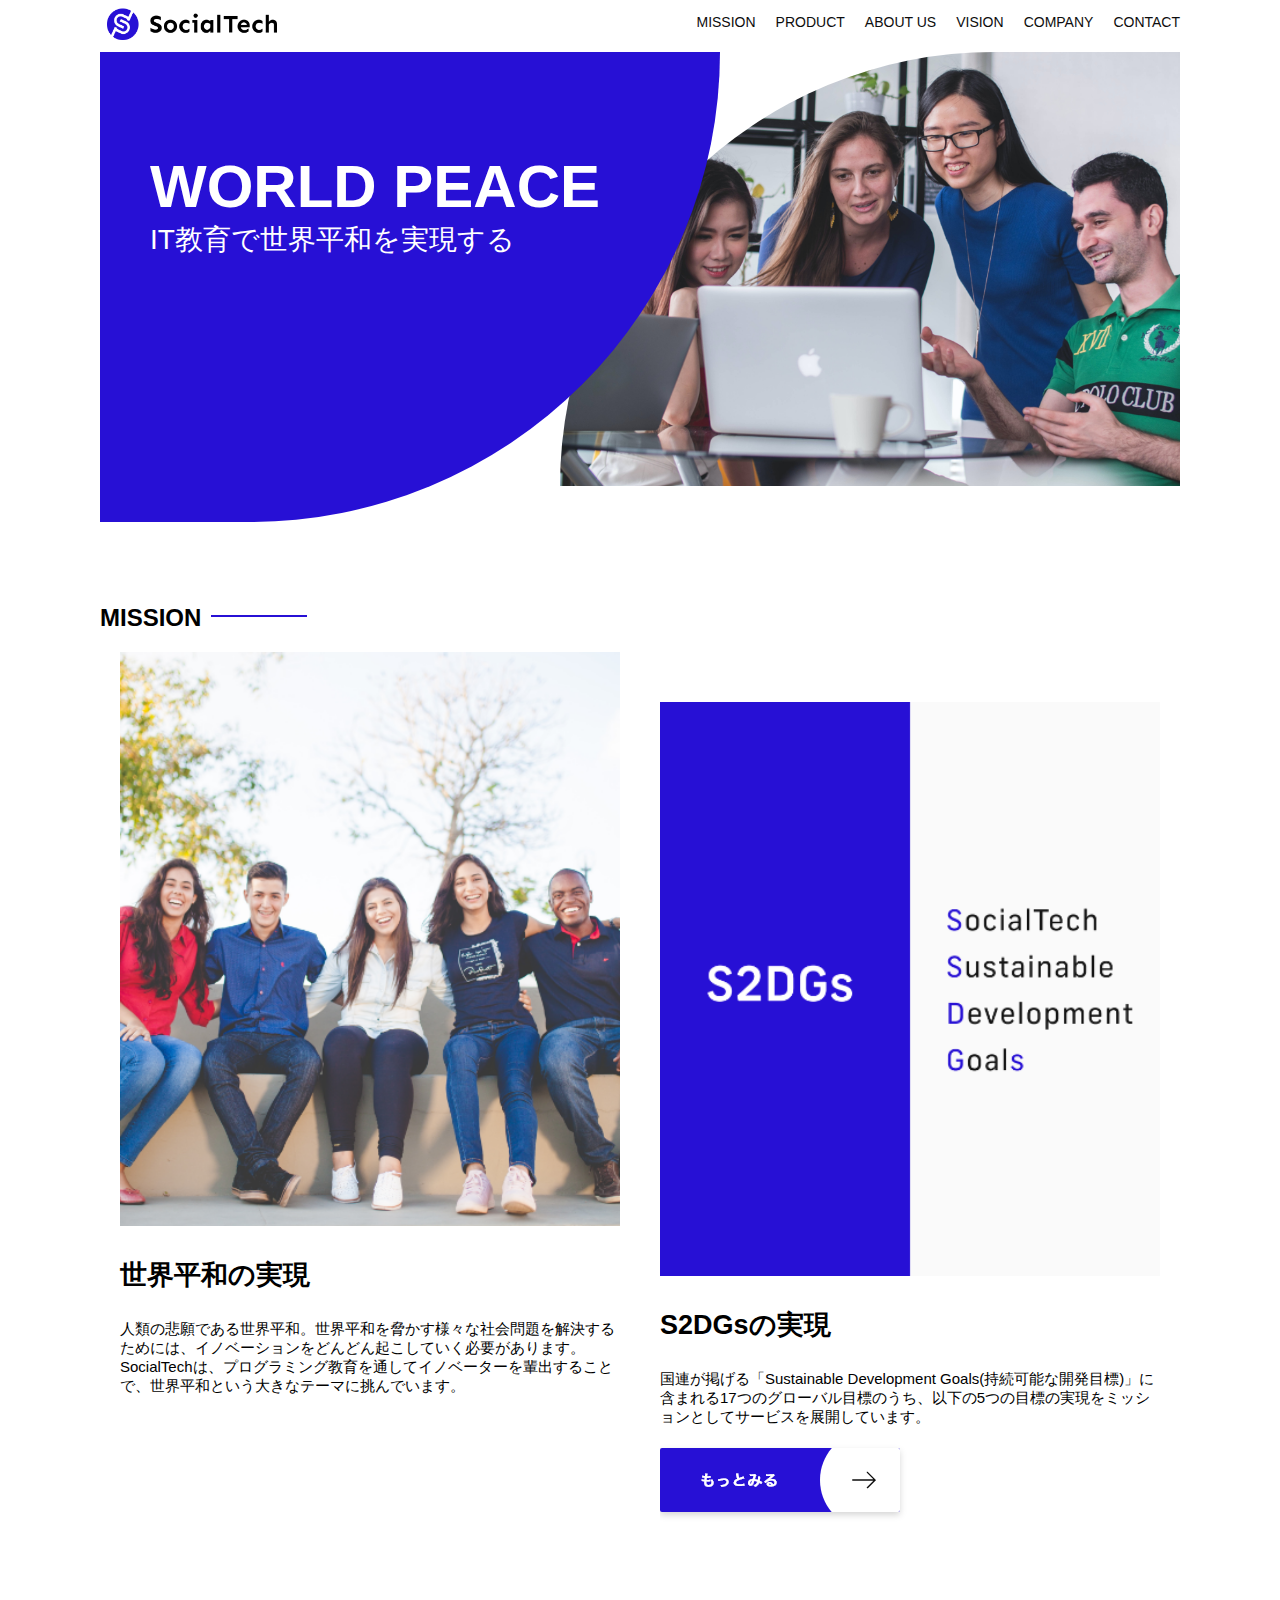
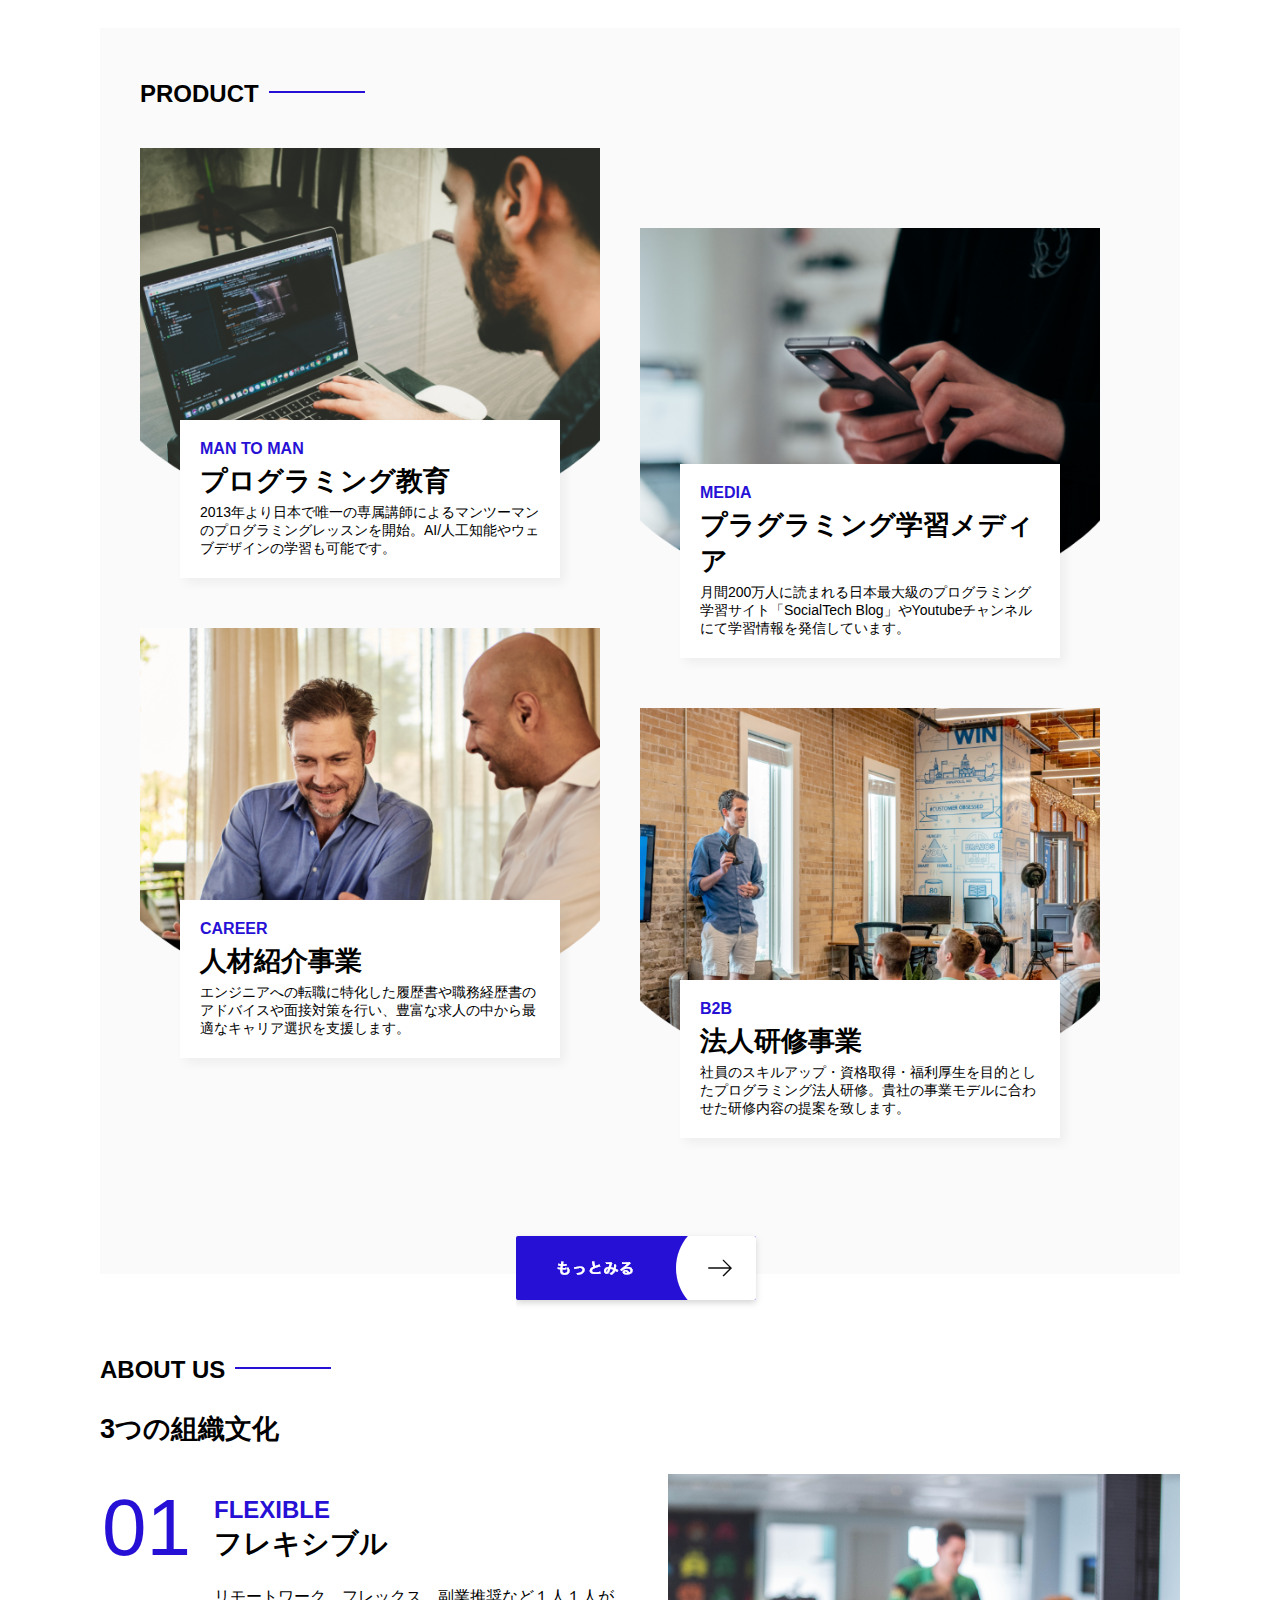
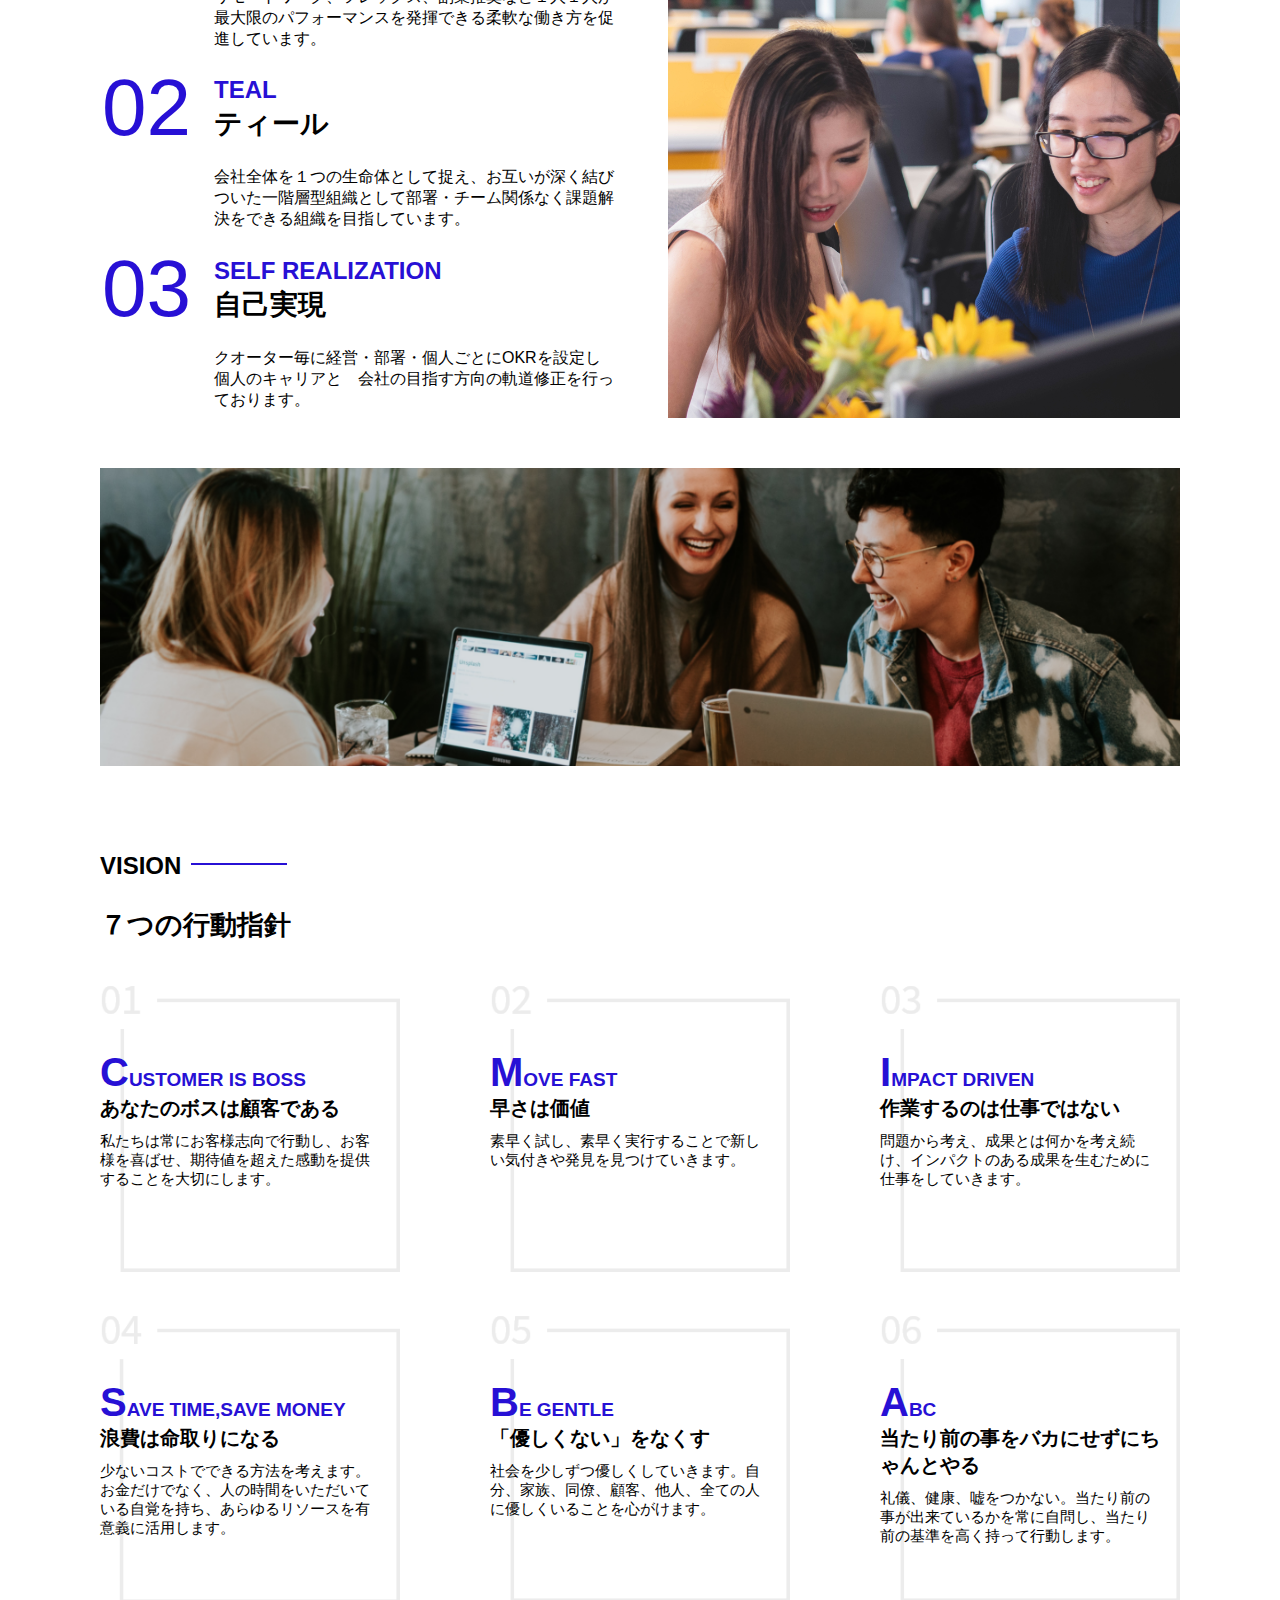
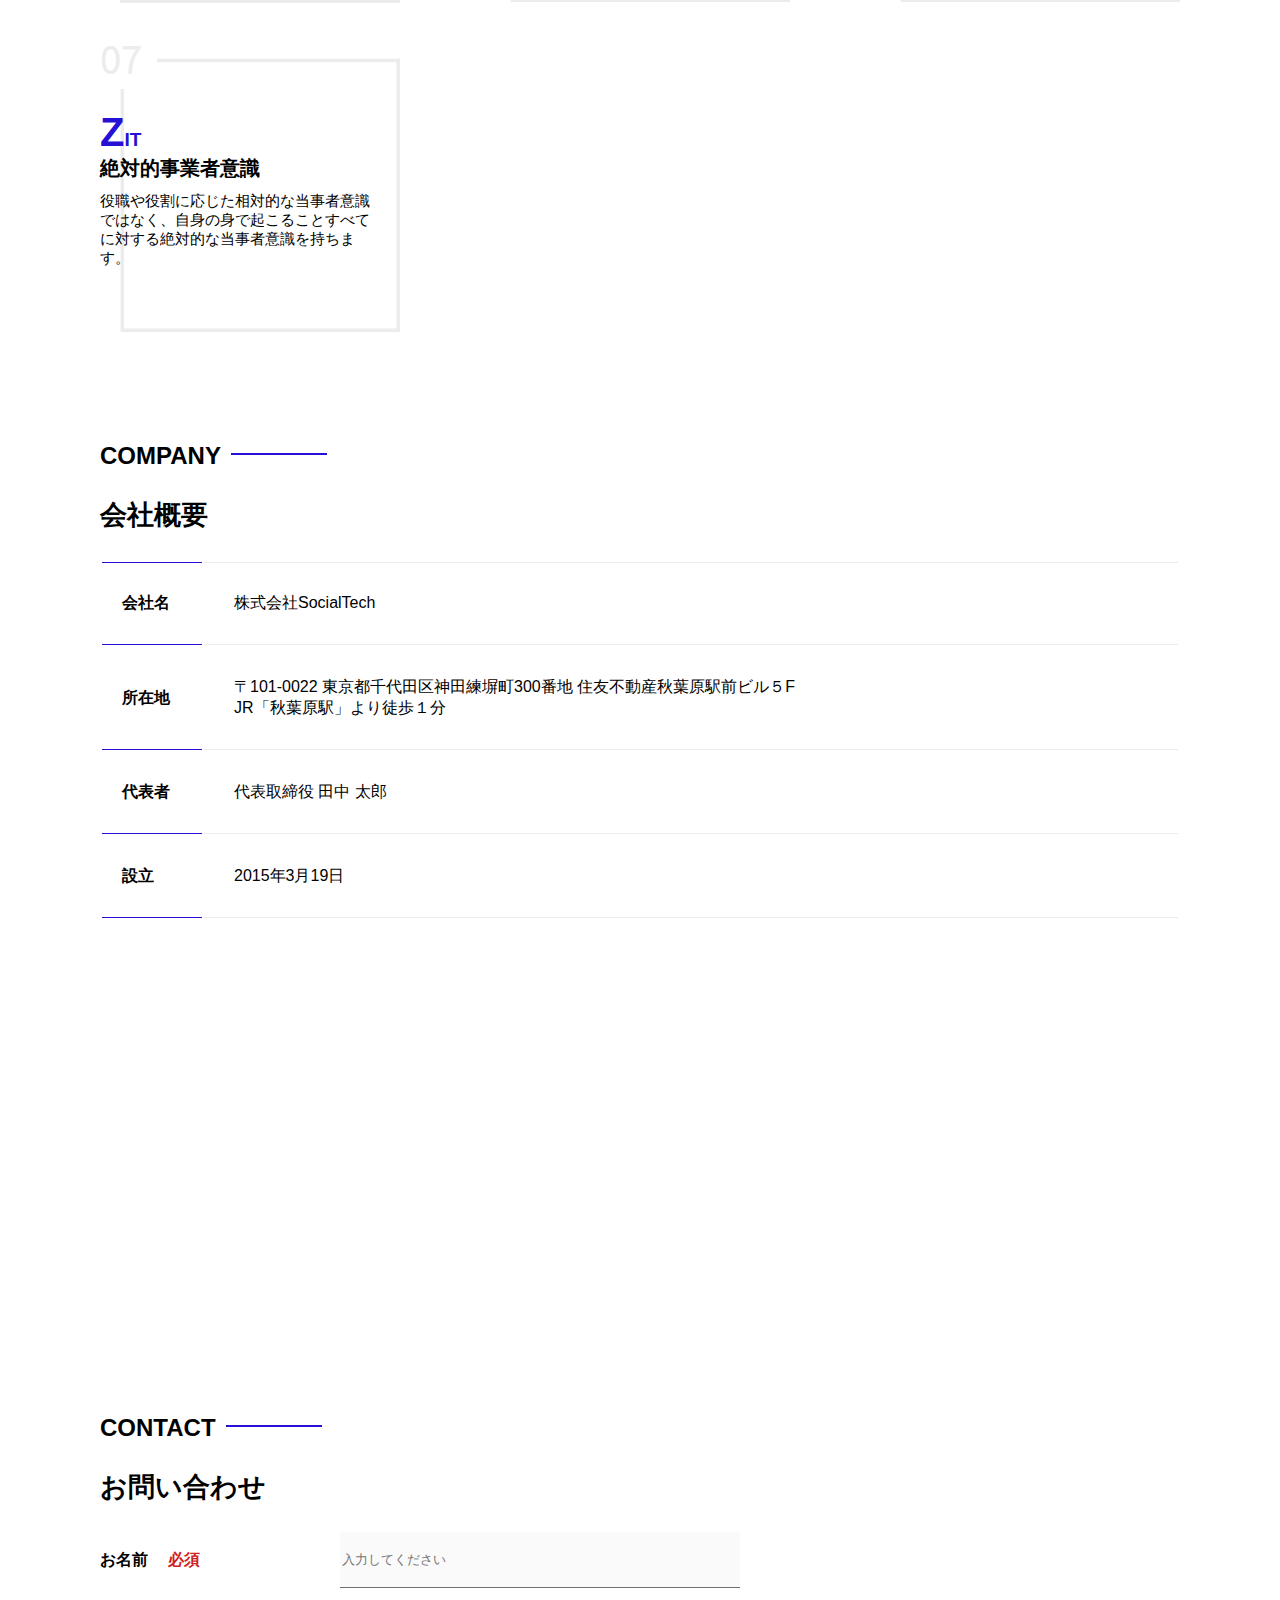
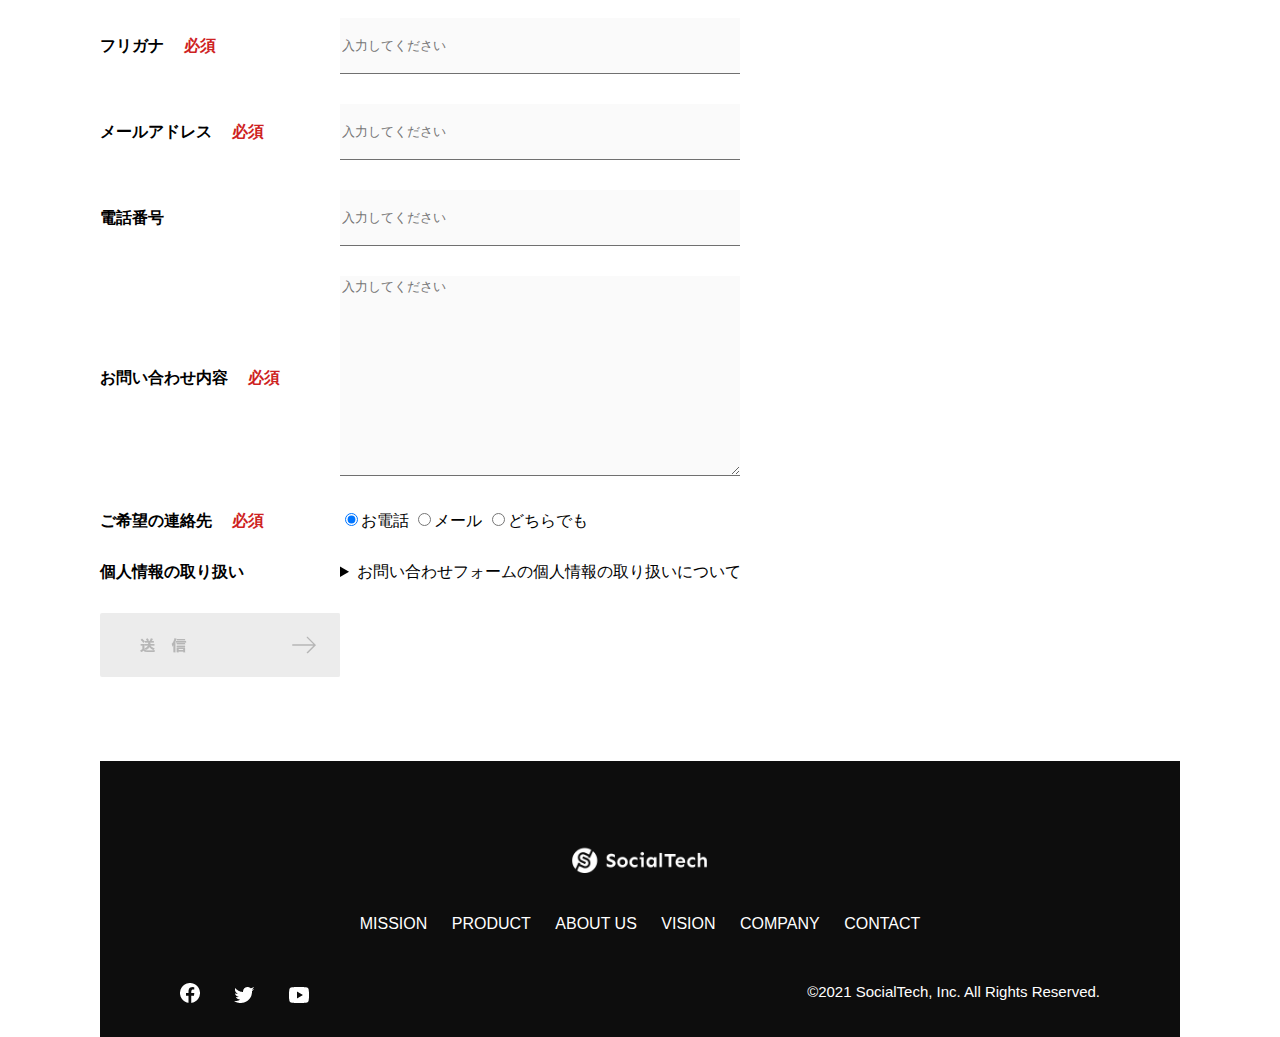
<file: index.html>
<!DOCTYPE html>
<html>
    <head>
        <title>SocialTech</title>
        <meta charset="utf-8">
        <meta name="description" content="SocialTechはEdTech業界のリーディングカンパニーを目指します。">
        <meta name="viewport" content="width=device-width,initial-scale=1.0">
        <meta name="twitter:card" content="Twitterカードの種類">
        <meta name="twitter:site" content="Twitterのユーザー名">
        <meta property="og:url" content="ページのURL">
        <meta property="og:title" content="ページのタイトル">
        <meta property="og:description" content="ページの説明文">
        <meta property="og:image" content="画像のURL">
        <link rel="stylesheet" href="style.css">
    </head>

    <body>
        <!--ヘッダー-->
        <header>
            <!--ロゴ-->
            <a href="index.html" id="logo">
                <img src="images/logo.png" alt="トップページに戻る">
            </a>

            <!--PC用ナビゲーション-->
            <nav id="nav-pc">
                <ul>
                    <li><a href="mission.html">MISSION</a></li>
                    <li><a href="product.html">PRODUCT</a></li>
                    <li><a href="index.html#aboutus">ABOUT US</a></li>
                    <li><a href="index.html#vision">VISION</a></li>
                    <li><a href="index.html#company">COMPANY</a></li>
                    <li><a href="index.html#contact">CONTACT</a></li>
                </ul>
            </nav>

            <!--スマホ用メニューボタン-->
            <button id="menu-sp" onclick="document.getElementById('nav-sp').style.display = 'block'">
                <img src="images/button-menu.png" alt="ナビゲーションを開く">
            </button>
            <!--スマホ用ナビゲーション-->
            <div id="nav-sp">
                <button id="close" onclick="document.getElementById('nav-sp').style.display = 'none'">
                    <img src="images/button-close.png" alt="ナビゲーションを閉じる">
                </button>
                <nav>
                    <ul>
                        <li>
                            <a id="logo-sp" href="index.html" onclick="document.getElementById('nav-sp').style.display = 'none'"><img src="images/logo-sp.png" alt="トップページに戻る"></a>
                        </li>
                        <li><a class="menu" href="mission.html" onclick="document.getElementById('nav-sp').style.display = 'none'">MISSION</a></li>
                        <li><a class="menu" href="product.html" onclick="document.getElementById('nav-sp').style.display = 'none'">PRODUCT</a></li>
                        <li><a class="menu" href="index.html#aboutus" onclick="document.getElementById('nav-sp').style.display = 'none'">ABOUT US</a></li>
                        <li><a class="menu" href="index.html#vision" onclick="document.getElementById('nav-sp').style.display = 'none'">VISION</a></li>
                        <li><a class="menu" href="index.html#company" onclick="document.getElementById('nav-sp').style.display = 'none'">COMPANY</a></li>
                        <li><a class="menu" href="index.html#contact" onclick="document.getElementById('nav-sp').style.display = 'none'">CONTACT</a></li>
                    </ul>
                </nav>
                <div id="sns">
                    <a href="https://www.facebook.com/sejuku2013">
                        <img src="images/button-facebook.png" alt="Facebookのリンク">
                    </a>
                    <a href="https://twitter.com/samuraijuku">
                        <img src="images/button-twitter.png" alt="Twitterのリンク">
                    </a>
                    <a href="https://www.youtube.com/channel/UCCFOQO5aDK0xXam4cUQXT8g">
                        <img src="images/button-youtube.png" alt="YouTubeのリンク">
                    </a>

                </div>

            </div>

        </header>
                    
            <main>
                <article>
                    <!--メインビジュアル-->
                    <section id="main-visual">
                        <div id="main-message">
                            <h1>WORLD PEACE</h1>
                            <p>IT教育で世界平和を実現する</p>
                        </div>
                        <img src="images/index/index-main.png" alt="pcの周りに集まる多国籍の仲間たち">
                    </section>

                    <!--ミッション-->
                    <section id="mission">
                        <h2 class="index-h2">MISSION</h2>
                        <div id="mission-flex">
                            <div>
                                <img id="mission-photo" src="images/index/index-mission.png" alt="屋外のベンチで写真を撮影する多国籍の仲間たち">
                                <h3>世界平和の実現</h3>
                                <p>
                                    人類の悲願である世界平和。世界平和を脅かす様々な社会問題を解決するためには、イノベーションをどんどん起こしていく必要があります。SocialTechは、プログラミング教育を通してイノベーターを輩出することで、世界平和という大きなテーマに挑んでいます。
                                </p>
                            </div>

                            <div>
                                <img id="s2dgs" src="images/index/s2dgs.png" alt="S2DGs">
                                <h3>S2DGsの実現</h3>
                                <p>国連が掲げる「Sustainable Development Goals(持続可能な開発目標)」に含まれる17つのグローバル目標のうち、以下の5つの目標の実現をミッションとしてサービスを展開しています。</p>
                                <a href="mission.html">
                                    <img src="images/button-more.png" alt="もっとみる">
                                </a>
                            </div>
                        </div>
                    </section>
                    <!--プロダクト-->
                    <section id="product">
                        <h2 class="index-h2">PRODUCT</h2>
                        <div class="product-flex">
                            <div id="product-left">
                                <div>
                                    <img class="product-photo" src="images/index/index-mantoman.png" alt="PCでコードを書く男性">
                                    <div class="product-explain">
                                        <span>MAN TO MAN</span>
                                        <h3>プログラミング教育</h3>
                                        <p>2013年より日本で唯一の専属講師によるマンツーマンのプログラミングレッスンを開始。AI/人工知能やウェブデザインの学習も可能です。</p>
                                    </div>
                                </div>
                                <div>
                                    <img class="product-photo" src="images/index/index-career.png" alt="笑顔で話し合う2人の男性">
                                    <div class="product-explain">
                                        <span>CAREER</span>
                                        <h3>人材紹介事業</h3>
                                        <p>エンジニアへの転職に特化した履歴書や職務経歴書のアドバイスや面接対策を行い、豊富な求人の中から最適なキャリア選択を支援します。</p>
                                    </div>
                                </div>
                            </div>
                            

                            <div id="product-right">
                                <div>
                                    <img class="product-photo" src="images/index/index-media.png" alt="スマートフォンを操作する人">
                                    <div class="product-explain">
                                        <span>MEDIA</span>
                                        <h3>プラグラミング学習メディア</h3>
                                        <p>月間200万人に読まれる日本最大級のプログラミング学習サイト「SocialTech Blog」やYoutubeチャンネルにて学習情報を発信しています。</p>
                                    </div>
                                </div>
                                <div>
                                    <img class="product-photo" src="images/index/index-b2b.png" alt="講演中の男性とそれを聴く人々">
                                    <div class="product-explain">
                                        <span>B2B</span>
                                        <h3>法人研修事業</h3>
                                        <p>社員のスキルアップ・資格取得・福利厚生を目的としたプログラミング法人研修。貴社の事業モデルに合わせた研修内容の提案を致します。</p>
                                    </div>
                                </div>
                            </div>
                        </div>
                        <div id="product-more">
                            <a href="product.html">
                                <img src="images/button-more.png" alt="もっとみる">
                            </a>
                        </div>
                    </section>
                    
                    <!--about us-->
                    <section id="aboutus">
                        <h2 class="index-h2">ABOUT US</h2>
                        <h3>3つの組織文化</h3>
                        <div>
                            <table class="culture-table">
                                <tr>
                                    <td class="culture-num">01</td>
                                    <th><span class="culture-en">FLEXIBLE</span>
                                    <br>フレキシブル
                                    </th>
                                </tr>
                                <tr>
                                    <td><!--からのセル--></td>
                                    <td class="culture-description">リモートワーク、フレックス、副業推奨など１人１人が最大限のパフォーマンスを発揮できる柔軟な働き方を促進しています。</td>
                                </tr>
                                <tr>
                                    <td class="culture-num">02</td>
                                    <th><span class="culture-en">TEAL</span>
                                    <br>ティール</th>
                                </tr>
                                <tr>
                                    <td><!--からのセル--></td>
                                    <td class="culture-description">会社全体を１つの生命体として捉え、お互いが深く結びついた一階層型組織として部署・チーム関係なく課題解決をできる組織を目指しています。</td>
                                </tr>
                                <tr>
                                    <td class="culture-num">03</td>
                                    <th><span class="culture-en">SELF REALIZATION</span>
                                    <br>自己実現</th>
                                </tr>
                                <tr>
                                    <td><!--からのセル--></td>
                                    <td class="culture-description">クオーター毎に経営・部署・個人ごとにOKRを設定し個人のキャリアと　会社の目指す方向の軌道修正を行っております。</td>
                                </tr>
                            </table>
                            <img class="culture-img" src="images/index/index-aboutus1.png" alt="笑顔で話し合う２人の女性">
                        </div>
                        <img class="culture-img2" src="images/index/index-aboutus2.png" alt="笑顔で話し合う３人の男女">
                    </section>

                    <!--VISION-->
                    <section id="vision">
                        <h2 class="index-h2">VISION</h2>
                        <h3>７つの行動指針</h3>
                        <div>
                            <div class="vision-box">
                                <img src="images/index/vision-01.png" alt="01">
                                <div>
                                    <h4>CUSTOMER IS BOSS</h4>
                                    <h5>あなたのボスは顧客である</h5>
                                    <p>私たちは常にお客様志向で行動し、お客様を喜ばせ、期待値を超えた感動を提供することを大切にします。</p>
                                </div>
                            </div>

                            
                            <div class="vision-box">
                                <img src="images/index/vision-02.png" alt="02">
                                <div>
                                    <h4>MOVE FAST</h4>
                                    <h5>早さは価値</h5>
                                    <p>素早く試し、素早く実行することで新しい気付きや発見を見つけていきます。</p>
                                </div>
                            </div>
                            
                            <div class="vision-box">
                                <img src="images/index/vision-03.png" alt="03">
                                <div>
                                    <h4>IMPACT DRIVEN</h4>
                                    <h5>作業するのは仕事ではない</h5>
                                    <p>問題から考え、成果とは何かを考え続け、インパクトのある成果を生むために仕事をしていきます。</p>
                                </div>
                            </div>

                            <div class="vision-box">
                                <img src="images/index/vision-04.png" alt="04">
                                <div>
                                    <h4>SAVE TIME,SAVE MONEY</h4>
                                    <h5>浪費は命取りになる</h5>
                                    <p>少ないコストでできる方法を考えます。お金だけでなく、人の時間をいただいている自覚を持ち、あらゆるリソースを有意義に活用します。</p>
                                </div>
                            </div>

                            <div class="vision-box">
                                <img src="images/index/vision-05.png" alt="05">
                                <div>
                                    <h4>BE GENTLE</h4>
                                    <h5>「優しくない」をなくす</h5>
                                    <p>社会を少しずつ優しくしていきます。自分、家族、同僚、顧客、他人、全ての人に優しくいることを心がけます。</p>
                                </div>
                            </div>

                            <div class="vision-box">
                                <img src="images/index/vision-06.png" alt="06">
                                <div>
                                    <h4>ABC</h4>
                                    <h5>当たり前の事をバカにせずにちゃんとやる</h5>
                                    <p>礼儀、健康、嘘をつかない。当たり前の事が出来ているかを常に自問し、当たり前の基準を高く持って行動します。</p>
                                </div>
                            </div>

                            <div class="vision-box">
                                <img src="images/index/vision-07.png" alt="07">
                                <div>
                                    <h4>ZIT</h4>
                                    <h5>絶対的事業者意識</h5>
                                    <p>役職や役割に応じた相対的な当事者意識ではなく、自身の身で起こることすべてに対する絶対的な当事者意識を持ちます。</p>
                                </div>
                            </div>

                        </div>
                    </section>

                    <!--COMPANY-->
                    <section id="company">
                        <h2 class="index-h2">COMPANY</h2>
                        <h3>会社概要</h3>
                        <table id="company-table">
                            <tr>
                                <th class="tableheader tableheader-first">会社名</th>
                                <td class="cell cell-first">株式会社SocialTech</td>
                            </tr>
                            <tr>
                                <th class="tableheader">所在地</th>
                                <td class="cell">〒101-0022 東京都千代田区神田練塀町300番地 住友不動産秋葉原駅前ビル５F<br>JR「秋葉原駅」より徒歩１分</td>
                            </tr>
                            <tr>
                                <th class="tableheader">代表者</th>
                                <td class="cell">代表取締役 田中 太郎</td>
                            </tr>
                            <tr>
                                <th class="tableheader">設立</th>
                                <td class="cell">2015年3月19日</td>
                            </tr>
                        </table>

                        <iframe src="https://www.google.com/maps/embed?pb=!1m18!1m12!1m3!1d12960.272654734492!2d139.7643743133929!3d35.69994018866118!2m3!1f0!2f0!3f0!3m2!1i1024!2i768!4f13.1!3m3!1m2!1s0x60188fee13660e23%3A0x77137876edf742ac!2z5L2P5Y-L5LiN5YuV55Sj56eL6JGJ5Y6f6aeF5YmN44OT44Or!5e0!3m2!1sja!2sjp!4v1724547196141!5m2!1sja!2sjp" 
                        style="border:0;" allowfullscreen="" loading="lazy" ></iframe>
                    </section>

                    <!--CONTACT-->
                    <section id="contact">
                        <h2 class="index-h2">CONTACT</h2>
                        <h3>お問い合わせ</h3>
                        <form>
                            <div>
                                <div class="contact-heading">
                                    <label class="contact-label">お名前<span class="contact-span">必須</span></label>
                                </div>
                                <div>
                                    <input type="text" name="name" placeholder="入力してください" class="contact-textbox">
                                </div>
                            </div>

                            <div>
                                <div class="contact-heading">
                                    <label class="contact-label">フリガナ<span class="contact-span">必須</span></label>
                                </div>
                                <div>
                                    <input type="text" name="hurigana" placeholder="入力してください" class="contact-textbox">
                                </div>
                            </div>

                            <div>
                                <div class="contact-heading">
                                    <label class="contact-label">メールアドレス<span class="contact-span">必須</span></label>
                                </div>
                                <div>
                                    <input type="text" name="email" placeholder="入力してください" class="contact-textbox">
                                </div>
                            </div>

                            <div>
                                <div class="contact-heading">
                                    <label class="contact-label">電話番号</label>
                                </div>
                                <div>
                                    <input type="text" name="tel" placeholder="入力してください" class="contact-textbox">
                                </div>
                            </div>

                            <div>
                                <div class="contact-heading">
                                    <label class="contact-label">お問い合わせ内容<span class="contact-span">必須</span></label>
                                </div>
                                <div>
                                    <textarea class="contact-textarea" placeholder="入力してください" name="message"></textarea>
                                </div>
                            </div>

                            <div>
                                <div class="contact-heading">
                                    <label class="contact-label">ご希望の連絡先<span class="contact-span">必須</span></label>
                                </div>
                                <div>
                                    <input class="radiobutton" type="radio" value="tel" name="contact" checked><label>お電話</label>
                                    <input class="radiobutton" type="radio" value="mail" name="contact"><label>メール</label>
                                    <input class="radiobutton" type="radio" value="both" name="contact"><label>どちらでも</label>
                                </div>
                            </div>

                            <div>
                                <div class="contact-heading">
                                    <label class="contact-label">個人情報の取り扱い</label>
                                </div>
                                <div>
                                    <details>
                                        <summary>お問い合わせフォームの個人情報の取り扱いについて</summary>
                                        <div>
                                            <dl>
                                                <dt>1.組織の名称又は氏名</dt>
                                                <dd>株式会社SocialTech</dd>

                                                <dt>2.個人情報保護管理者（若しくはその代理人）の氏名又は職名、所属及び連絡先</dt>
                                                <dd>
                                                    <p>鈴木 一郎 コーポレート部</p>
                                                    <p>メールアドレス:samurai@example.com</p>
                                                    <p>TEL:03-1234-5678</p>
                                                </dd>

                                                <dt>3.個人情報の利用目的</dt>
                                                <dd>
                                                    <ul>
                                                        <li>本サービス及び本サービスに関連する情報の提供又はそれらに関する連絡のため</li>
                                                        <li>ユーザーの本人確認のため</li>
                                                        <li>当社サービスのご案内のため</li>
                                                        <li>当社の商品等の広告または宣伝（電子メールによるものを含むものとします。）</li>
                                                    </ul>
                                                </dd>

                                                <dt>4.個人情報の取り扱い業務の委託</dt>
                                                <dd>個人情報の取扱業務の全部または一部を外部に業務委託する場合があります。その際、弊社は、個人情報を適切に保護できる管理体制を敷き実行していることを条件として委託先を厳選したうえで、機密保持契約を委託先と締結し、お客様の個人情報を厳密に管理させます。</dd>

                                                <dt>5.個人情報の開示等の請求</dt>
                                                <dd>お客様は、弊社に対してご自身の個人情報の開示等（利用目的の通知、開示、内容の訂正・追加・削除、利用の停止または消去、第三者への提供の停止）に関して、当社問合わせ窓口に申し出ることができます。<br>
                                                    その際、弊社はお客様ご本人を確認させていただいたうえで、合理的な期間内に対応いたします。<br>
                                                    なお、個人情報に関する弊社問合わせ先は、次の通りです。</dd>
                                                <dd>
                                                    <p>株式会社SocialTech　個人情報問合せ窓口</p>
                                                    <p>〒150-0043　東京都千代田区神田練塀町300番地 住友不動産秋葉原駅前ビル5F</p>
                                                    <p>メールアドレス：samurai@example.com　TEL：03-1234-5678</p>
                                                </dd>
                                                <dt>6.個人情報を提供されることの任意性について</dt>
                                                <dd>お客様がご自身の個人情報を弊社に提供されるか否かは、お客様のご判断によりますが、もしご提供されない場合には、適切なサービスが提供できない場合がありますので予めご了承ください。</dd>
                                            </dl>
                                        </div>
                                    </detail>  
                                    <input type="checkbox" name="agree">
                                    <span>個人情報の取り扱いについて同意いただける場合は、チェックをしてください。</span>
                                </div>
                            </div>
                            <input type="image" src="images/button-submit.png" alt="送信する">
                        </form>
                    </section>
                </article>
            </main>

            <!--footer-->
            <footer>
                <div id="footer-logo">
                    <img src="images/logo-sp.png" alt="SocialTech">
                </div>

                <div id="footer-link">
                    <a href="mission.html">MISSION</a>
                    <a href="product.html">PRODUCT</a>
                    <a href="index.html#aboutus">ABOUT US</a>
                    <a href="index.html#vision">VISION</a>
                    <a href="index.html#company">COMPANY</a>
                    <a href="index.html#contact">CONTACT</a>
                </div>

                <div id="sns-footer">
                    <div class="sns-btns">
                        <a href="https://www.facebook.com/sejuku2013"><img src="images/button-facebook.png" alt="Facebookのリンク"></a>
                        <a href="https://twitter.com/samuraijuku"><img src="images/button-twitter.png" alt="Twitterのリンク"></a>
                        <a href="https://www.youtube.com/channel/UCCFOQO5aDK0xXam4cUQXT8g"><img src="images/button-youtube.png" alt="YouTubeのリンク"></a>
                    </div>
                    <p id="copyright">&copy;2021 SocialTech, Inc. All Rights Reserved.</p>
                </div>

            </footer>
    </body>
</html>
</file>
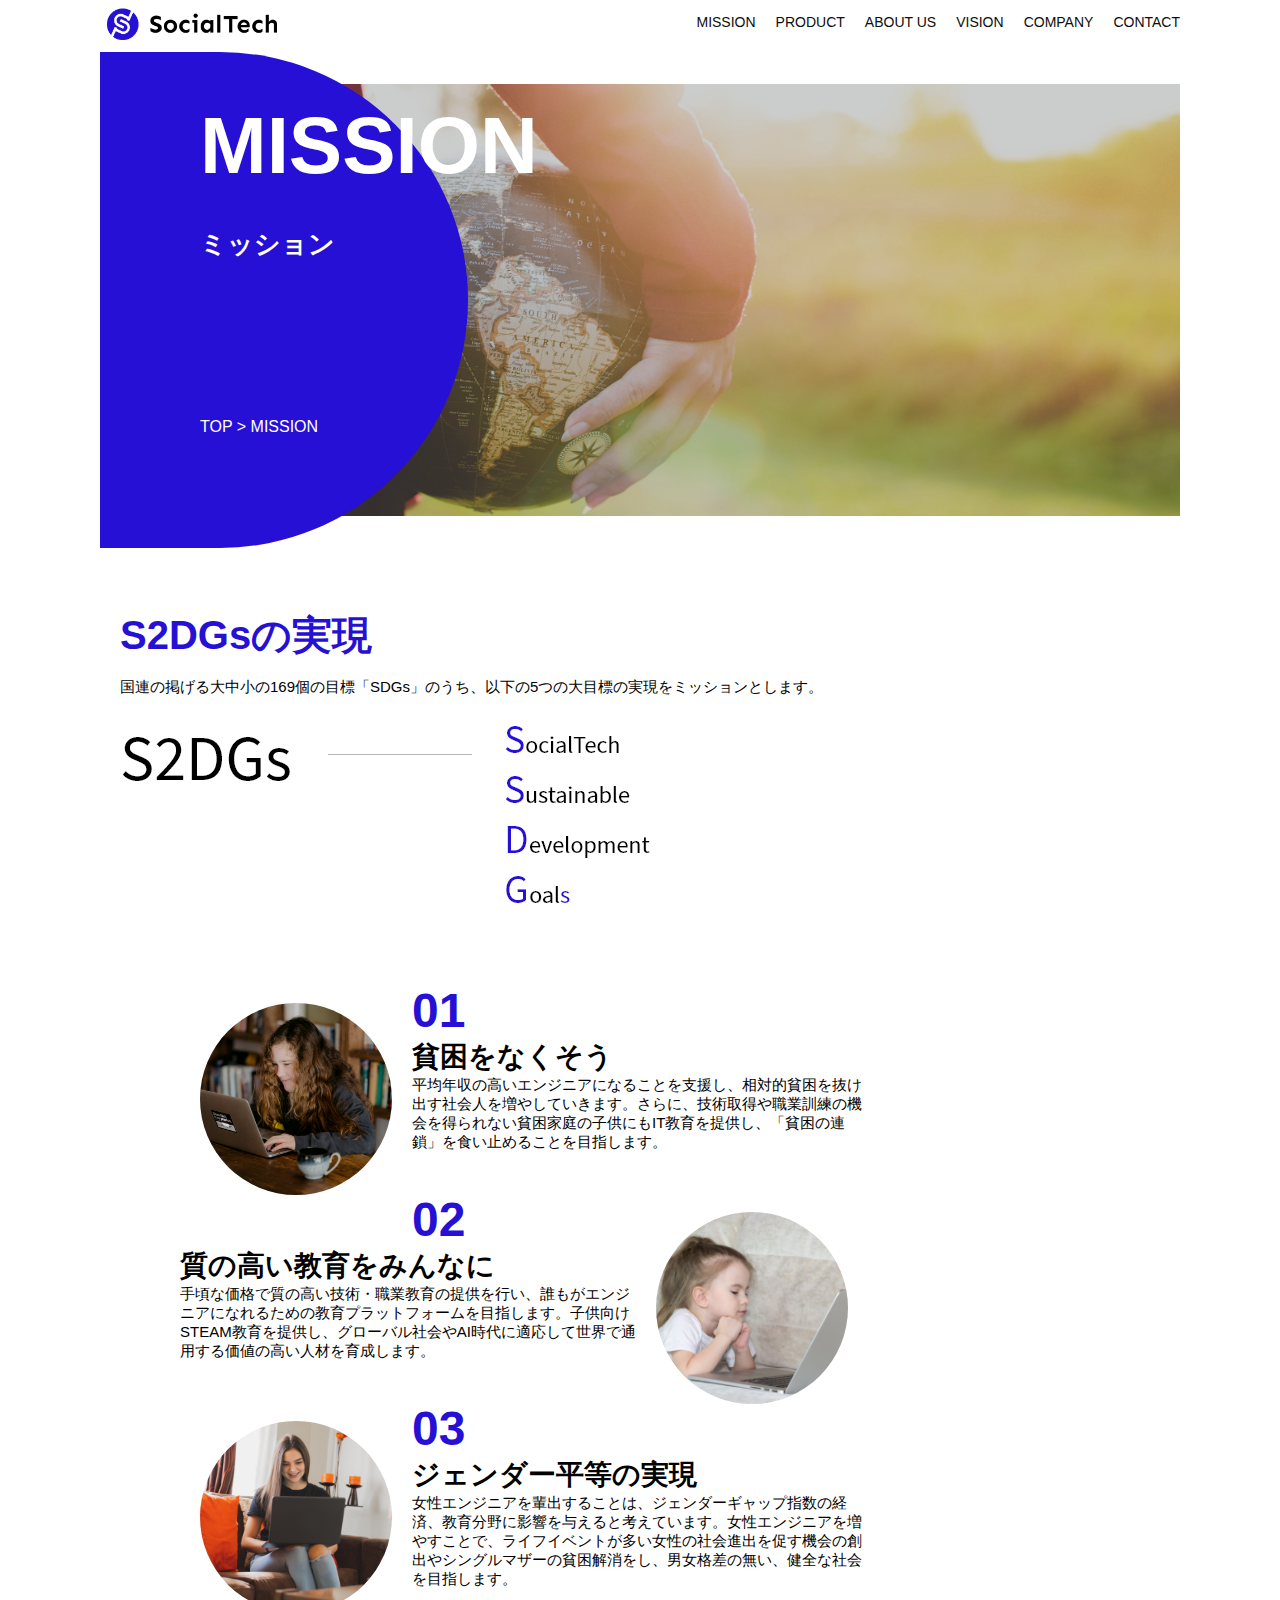
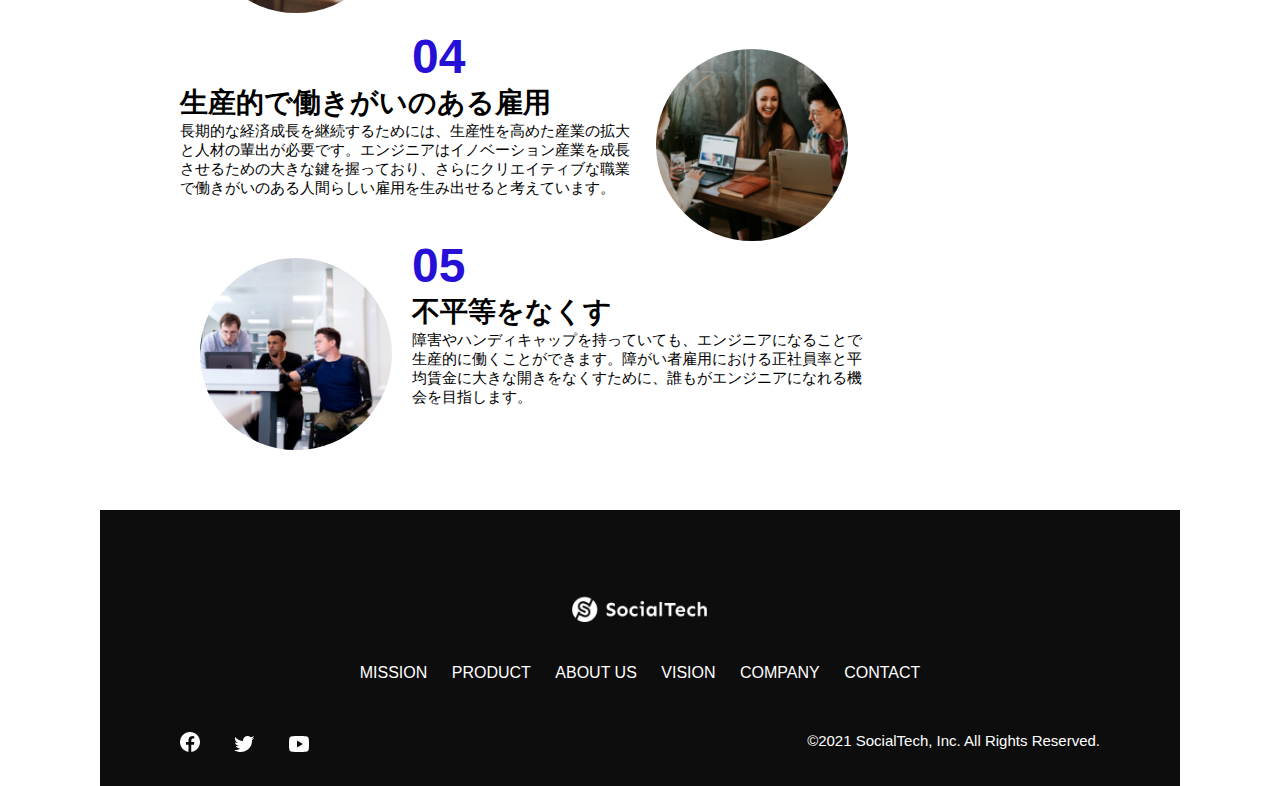
<file: mission.html>
<!DOCTYPE html>
<html>
    <head>
        <title>SocialTech - MISSION ミッション -</title>
        <meta charset="utf-8">
        <meta name="description" content="SocialTechが目指す５つの目標（S2DGs）を紹介します">
        <meta name="viewport" content="width=device-width, initial-scale=1.0">
        <link rel="stylesheet" href="style.css">
    </head>

    <body>
        <!--ヘッダー-->
        <header>
            <!--ロゴ-->
            <a href="index.html" id="logo">
                <img src="images/logo.png" alt="トップページに戻る">
            </a>
            <!--pc用ナビゲーション-->
            <nav id="nav-pc">
                <ul>
                    <li><a href="mission.html">MISSION</a></li>
                    <li><a href="product.html">PRODUCT</a></li>
                    <li><a href="index.html#aboutus">ABOUT US</a></li>
                    <li><a href="index.html#vision">VISION</a></li>
                    <li><a href="index.html#company">COMPANY</a></li>
                    <li><a href="index.html#contact">CONTACT</a></li>
                </ul>
            </nav>
            <!--スマホ用メニューボタン-->
            <button id="menu-sp" onclick="document.getElementById('nav-sp').style.display = 'block'">
                <img src="images/button-menu.png" alt="ナビゲーションを開く">
            </button>
            <!--スマホ用ナビゲーション-->
            <div id="nav-sp">
                <button id="close" onclick="document.getElementById('nav-sp').style.display = 'none'">
                    <img src="images/button-close.png" alt="ナビゲーションを閉じる">
                </button>
                <nav>
                    <ul>
                        <li><a id="logo-sp" href="index.html" onclick="document.getElementById('nav-sp').style.display = 'none'"><img src="images/logo-sp.png" alt="トップページに戻る"></a></li>
                        <li><a class="menu" href="mission.html" onclick="document.getElementById('nav-sp').style.display = 'none'">MISSION</a></li>
                        <li><a class="menu" href="product.html" onclick="document.getElementById('nav-sp').style.display = 'none'">PRODUCT</a></li>
                        <li><a class="menu" href="index.html#aboutus" onclick="document.getElementById('nav-sp').style.display = 'none'">ABOUT US</a></li>
                        <li><a class="menu" href="index.html#vision" onclick="document.getElementById('nav-sp').style.display = 'none'">VISION</a></li>
                        <li><a class="menu" href="index.html#company" onclick="document.getElementById('nav-sp').style.display = 'none'">COMPANY</a></li>
                        <li><a class="menu" href="index.html#contact" onclick="document.getElementById('nav-sp').style.display = 'none'">CONTACT</a></li>
                    </ul>
                </nav>
                <div id="sns">
                    <a href="https://www.facebook.com/sejuku2013">
                        <img src="images/button-facebook.png" alt="Facebookのリンク">
                    </a>
                    <a href="https://twitter.com/samuraijuku">
                        <img src="images/button-twitter.png" alt="Twitterのリンク">
                    </a>
                    <a href="https://www.youtube.com/channel/UCCFOQO5aDK0xXam4cUQXT8g">
                        <img src="images/button-youtube.png" alt="YouTubeのリンク">
                    </a>
                </div>
            </div>
        </header>

        <main>
            <article>
                <section id="mission-main">
                    <div class="mission-main-inner">
                        <div id="mission-title">
                            <h1>MISSION<br><span>ミッション</span></h1>
                            <p>TOP > MISSION</p>
                        </div>
                    </div>
                </section>

                <section id="mission-s2dgs">
                    <h2 class="mission-h2">S2DGsの実現</h2>
                    <p>国連の掲げる大中小の169個の目標「SDGs」のうち、以下の5つの大目標の実現をミッションとします。</p>
                    <img src="images/mission/mission-s2dgs.png" alt="S2DGs">
                </section>

                <section id="mission-five-goals">
                    <div class="five-goals-image">
                        <img src="images/mission/mission-5goals.png" alt="5Goals">
                    </div>

                    <div class="five-goals-read">
                        <div>
                            <img class="fivegoals-image-left" src="images/mission/mission-5goals01.png" alt="pcを操作する女の子">
                            <span class="fivegoals-number">01</span>
                            <h3 class="fivegoals-h3">貧困をなくそう</h3>
                            <P class="fivegoals-p">平均年収の高いエンジニアになることを支援し、相対的貧困を抜け出す社会人を増やしていきます。さらに、技術取得や職業訓練の機会を得られない貧困家庭の子供にもIT教育を提供し、「貧困の連鎖」を食い止めることを目指します。</P>
                        </div>
                        <div>
                            <img class="fivegoals-image-right" src="images/mission/mission-5goals02.png" alt="pcを見つめる小さい女の子">
                            <span class="fivegoals-number">02</span>
                            <h3 class="fivegoals-h3">質の高い教育をみんなに</h3>
                            <P class="fivegoals-p">手頃な価格で質の高い技術・職業教育の提供を行い、誰もがエンジニアになれるための教育プラットフォームを目指します。子供向けSTEAM教育を提供し、グローバル社会やAI時代に適応して世界で通用する価値の高い人材を育成します。</P>
                        </div>
                        <div>
                            <img class="fivegoals-image-left" src="images/mission/mission-5goals03.png" alt="pcを操作する女性">
                            <span class="fivegoals-number">03</span>
                            <h3 class="fivegoals-h3">ジェンダー平等の実現</h3>
                            <P class="fivegoals-p">女性エンジニアを輩出することは、ジェンダーギャップ指数の経済、教育分野に影響を与えると考えています。女性エンジニアを増やすことで、ライフイベントが多い女性の社会進出を促す機会の創出やシングルマザーの貧困解消をし、男女格差の無い、健全な社会を目指します。</P>
                        </div>
                        <div><img class="fivegoals-image-right" src="images/mission/mission-5goals04.png" alt="笑顔で話し合う３人の男女">
                            <span class="fivegoals-number">04</span>
                            <h3 class="fivegoals-h3">生産的で働きがいのある雇用</h3>
                            <P class="fivegoals-p">長期的な経済成長を継続するためには、生産性を高めた産業の拡大と人材の輩出が必要です。エンジニアはイノベーション産業を成長させるための大きな鍵を握っており、さらにクリエイティブな職業で働きがいのある人間らしい雇用を生み出せると考えています。</P>
                        </div>
                        <div>
                            <img class="fivegoals-image-left" src="images/mission/mission-5goals05.png" alt="障害を持つ男性が生き生きと働く様子">
                            <span class="fivegoals-number">05</span>
                            <h3 class="fivegoals-h3">不平等をなくす</h3>
                            <P class="fivegoals-p">障害やハンディキャップを持っていても、エンジニアになることで生産的に働くことができます。障がい者雇用における正社員率と平均賃金に大きな開きをなくすために、誰もがエンジニアになれる機会を目指します。</P>
                        </div>
                    </div>

                </section>

            </article>
        </main>

        <footer>
            <div id="footer-logo">
                <img src="images/logo-sp.png" alt="SocialTech">
            </div>

            <div id="footer-link">
                <a href="mission.html">MISSION</a>
                <a href="product.html">PRODUCT</a>
                <a href="index.html#aboutus">ABOUT US</a>
                <a href="index.html#vision">VISION</a>
                <a href="index.html#company">COMPANY</a>
                <a href="index.html#contact">CONTACT</a>
            </div>

            <div id="sns-footer">
                <div class="sns-btns">
                    <a href="https://www.facebook.com/sejuku2013"><img src="images/button-facebook.png" alt="Facebookのリンク"></a>
                    <a href="https://twitter.com/samuraijuku"><img src="images/button-twitter.png" alt="Twitterのリンク"></a>
                    <a href="https://www.youtube.com/channel/UCCFOQO5aDK0xXam4cUQXT8g"><img src="images/button-youtube.png" alt="YouTubeのリンク"></a>
                </div>
                <p id="copyright">&copy;2021 SocialTech, Inc. All Rights Reserved.</p>
            </div>
        </footer>
    </body>
</html>
</file>
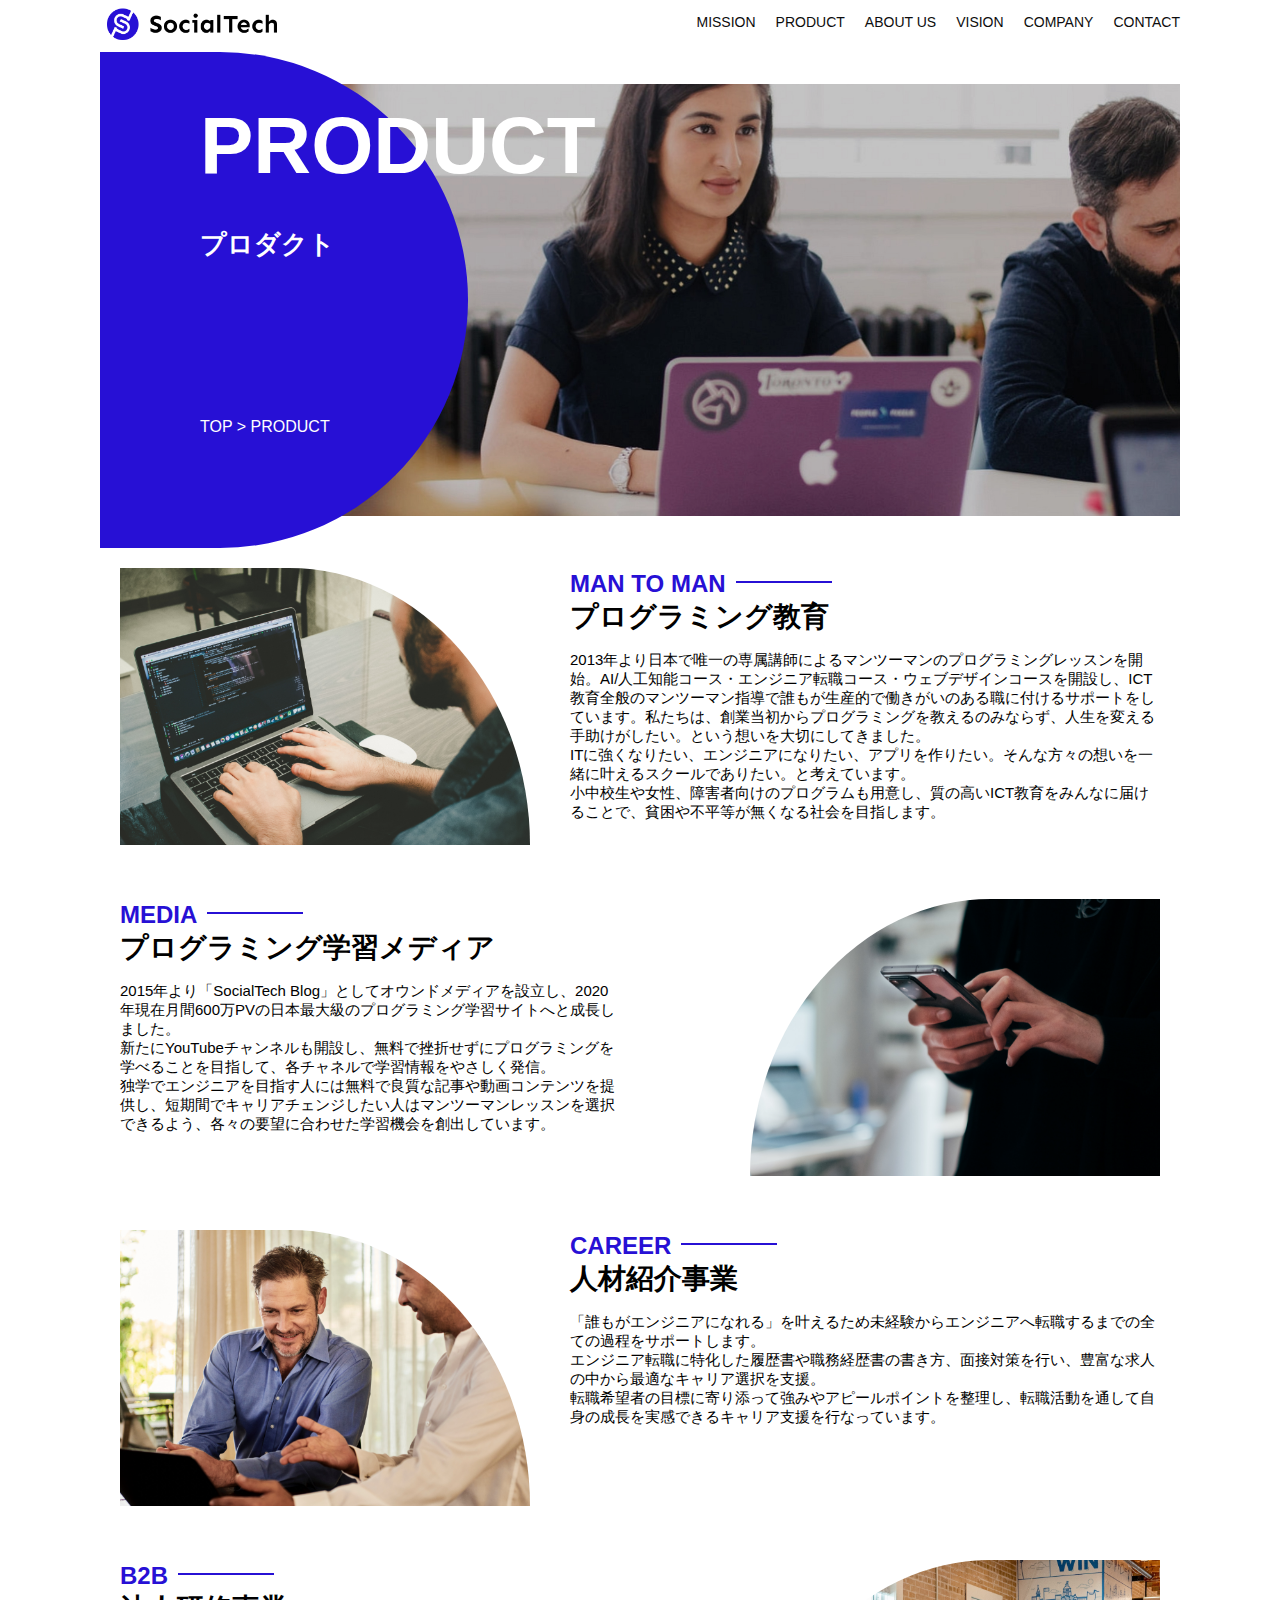
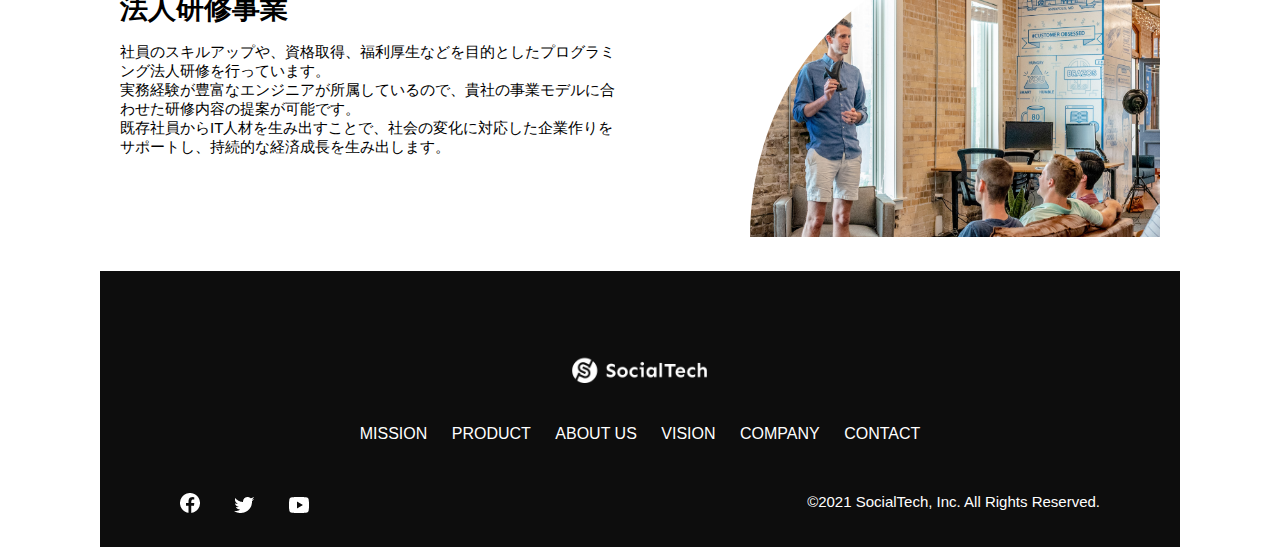
<file: product.html>
<!DOCTYPE html>
<html>
    <head>
        <title>SocialTech -PRODUCT プロダクト -</title>
        <meta charset="utf-8">
        <meta name="description" content="SocialTechの4つのプロダクトを紹介します。">
        <meta name="viewport" content="width=device-width, initial-scale=1.0">
        <link rel="stylesheet" href="style.css">
    </head>

    <body>
        <!--ヘッダー-->
        <header>
            <!--ロゴ-->
            <a href="index.html" id="logo">
                <img src="images/logo.png" alt="トップページに戻る">
            </a>
            <!--pc用ナビゲーション-->
            <nav id="nav-pc">
                <ul>
                    <li><a href="mission.html">MISSION</a></li>
                    <li><a href="product.html">PRODUCT</a></li>
                    <li><a href="index.html#aboutus">ABOUT US</a></li>
                    <li><a href="index.html#vision">VISION</a></li>
                    <li><a href="index.html#company">COMPANY</a></li>
                    <li><a href="index.html#contact">CONTACT</a></li>
                </ul>
            </nav>
            <!--スマホ用メニューボタン-->
            <button id="menu-sp" onclick="document.getElementById('nav-sp').style.display = 'block'">
                <img src="images/button-menu.png" alt="ナビゲーションを開く">
            </button>
            <!--スマホ用ナビゲーション-->
            <div id="nav-sp">
                <button id="close" onclick="document.getElementById('nav-sp').style.display = 'none'">
                    <img src="images/button-close.png" alt="ナビゲーションを閉じる">
                </button>
                <nav>
                    <ul>
                        <li><a id="logo-sp" href="index.html" onclick="document.getElementById('nav-sp').style.display = 'none'"><img src="images/logo-sp.png" alt="トップページに戻る"></a></li>
                        <li><a class="menu" href="mission.html" onclick="document.getElementById('nav-sp').style.display = 'none'">MISSION</a></li>
                        <li><a class="menu" href="product.html" onclick="document.getElementById('nav-sp').style.display = 'none'">PRODUCT</a></li>
                        <li><a class="menu" href="index.html#aboutus" onclick="document.getElementById('nav-sp').style.display = 'none'">ABOUT US</a></li>
                        <li><a class="menu" href="index.html#vision" onclick="document.getElementById('nav-sp').style.display = 'none'">VISION</a></li>
                        <li><a class="menu" href="index.html#company" onclick="document.getElementById('nav-sp').style.display = 'none'">COMPANY</a></li>
                        <li><a class="menu" href="index.html#contact" onclick="document.getElementById('nav-sp').style.display = 'none'">CONTACT</a></li>
                    </ul>
                </nav>
                <div id="sns">
                    <a href="https://www.facebook.com/sejuku2013">
                        <img src="images/button-facebook.png" alt="Facebookのリンク">
                    </a>
                    <a href="https://twitter.com/samuraijuku">
                        <img src="images/button-twitter.png" alt="Twitterのリンク">
                    </a>
                    <a href="https://www.youtube.com/channel/UCCFOQO5aDK0xXam4cUQXT8g">
                        <img src="images/button-youtube.png" alt="YouTubeのリンク">
                    </a>
                </div>
            </div>
        </header>

        <main>
            <article>
                <section id="product-main">
                    <div class="product-main-inner">
                        <div id="product-title">
                            <h1>PRODUCT<br><span>プロダクト</span></h1>
                            <p>TOP > PRODUCT</p>
                        </div>
                    </div>
                </section>

                <section class="product-section product-section-left">
                    <div class="product-section-img">
                        <img src="images/product/product-mantoman.png" alt="PCでコードを書く男性">
                    </div>
                    <div class="product-read">
                        <h2 class="product-h2">MAN TO MAN</h2>
                        <h3 class="product-h3">プログラミング教育</h3>
                        <p>2013年より日本で唯一の専属講師によるマンツーマンのプログラミングレッスンを開始。AI/人工知能コース・エンジニア転職コース・ウェブデザインコースを開設し、ICT教育全般のマンツーマン指導で誰もが生産的で働きがいのある職に付けるサポートをしています。私たちは、創業当初からプログラミングを教えるのみならず、人生を変える手助けがしたい。という想いを大切にしてきました。<br>ITに強くなりたい、エンジニアになりたい、アプリを作りたい。そんな方々の想いを一緒に叶えるスクールでありたい。と考えています。<br>小中校生や女性、障害者向けのプログラムも用意し、質の高いICT教育をみんなに届けることで、貧困や不平等が無くなる社会を目指します。</p>
                    </div>
                </section>

                <section class="product-section product-section-right">
                    <div class="product-read">
                        <h2 class="product-h2">MEDIA</h2>
                        <h3 class="product-h3">プログラミング学習メディア</h3>
                        <p>2015年より「SocialTech Blog」としてオウンドメディアを設立し、2020年現在月間600万PVの日本最大級のプログラミング学習サイトへと成長しました。<br>新たにYouTubeチャンネルも開設し、無料で挫折せずにプログラミングを学べることを目指して、各チャネルで学習情報をやさしく発信。<br>独学でエンジニアを目指す人には無料で良質な記事や動画コンテンツを提供し、短期間でキャリアチェンジしたい人はマンツーマンレッスンを選択できるよう、各々の要望に合わせた学習機会を創出しています。</p>
                    </div>
                    <div class="product-section-img">
                        <img src="images/product/product-media.png" alt="スマートフォンを操作する人">
                    </div>
                </section>

                <section class="product-section product-section-left">
                    <div class="product-section-img">
                        <img src="images/product/product-career.png" alt="笑顔で話し合う2人の男性">
                    </div>
                    <div class="product-read">
                        <h2 class="product-h2">CAREER</h2>
                        <h3 class="product-h3">人材紹介事業</h3>
                        <p>「誰もがエンジニアになれる」を叶えるため未経験からエンジニアへ転職するまでの全ての過程をサポートします。<br>エンジニア転職に特化した履歴書や職務経歴書の書き方、面接対策を行い、豊富な求人の中から最適なキャリア選択を支援。<br>転職希望者の目標に寄り添って強みやアピールポイントを整理し、転職活動を通して自身の成長を実感できるキャリア支援を行なっています。<br></p>
                    </div>
                </section>

                <section class="product-section product-section-right">
                    <div class="product-read">
                        <h2 class="product-h2">B2B</h2>
                        <h3 class="product-h3">法人研修事業</h3>
                        <p>社員のスキルアップや、資格取得、福利厚生などを目的としたプログラミング法人研修を行っています。<br>実務経験が豊富なエンジニアが所属しているので、貴社の事業モデルに合わせた研修内容の提案が可能です。<br>既存社員からIT人材を生み出すことで、社会の変化に対応した企業作りをサポートし、持続的な経済成長を生み出します。</p>
                    </div>
                    <div class="product-section-img">
                        <img src="images/product/product-b2b.png" alt="講演中の男性とそれを聴く人々">
                    </div>
                </section>

            </article>
        </main>

        <footer>
            <div id="footer-logo">
                <img src="images/logo-sp.png" alt="SocialTech">
            </div>

            <div id="footer-link">
                <a href="mission.html">MISSION</a>
                <a href="product.html">PRODUCT</a>
                <a href="index.html#aboutus">ABOUT US</a>
                <a href="index.html#vision">VISION</a>
                <a href="index.html#company">COMPANY</a>
                <a href="index.html#contact">CONTACT</a>
            </div>

            <div id="sns-footer">
                <div class="sns-btns">
                    <a href="https://www.facebook.com/sejuku2013"><img src="images/button-facebook.png" alt="Facebookのリンク"></a>
                    <a href="https://twitter.com/samuraijuku"><img src="images/button-twitter.png" alt="Twitterのリンク"></a>
                    <a href="https://www.youtube.com/channel/UCCFOQO5aDK0xXam4cUQXT8g"><img src="images/button-youtube.png" alt="YouTubeのリンク"></a>
                </div>
                <p id="copyright">&copy;2021 SocialTech, Inc. All Rights Reserved.</p>
            </div>
        </footer>
    </body>
</html>
</file>
<file: style.css>
/*PC、スマホ共通スタイル*/
* {
    box-sizing: border-box;
}
p {
    font-size: 15px;
}
body {
    font-family: "Source Sans Pro","Hiragino Kaku Gothic ProN", Meiryo,Arial,sana-serif;
}

body {
    max-width: 1080px;
    margin: 0 auto 0 auto;
}
header {
    display: flex;
    justify-content: space-between;
}
#nav-pc {
    font-size: 14px;
}
#nav-pc ul {
    padding-left: 0;
    display: flex;
}
#nav-pc li {
    list-style: none;
}

#nav-pc a {
    text-decoration: none;
    margin-left: 20px;
    color: #0d0d0d;
}
#nav-pc a:hover {
    text-decoration: underline;
}
/*スマホナビを非表示*/
#nav-sp,
#menu-sp {
    display: none;
}

/*メインビジュアル*/
#main-visual {
    position: relative;
    height: 470px;
}
#main-message {
    position: absolute;
    top: 0;
    left: 0;
    background-color: #2710d5;
    color: #ffffff;
    border-radius: 0 0 476px 0;
    max-width: 620px;
    height: 100%;
    width: 100%;
    z-index: 11;
}
#main-message > h1 {
    font-size: 60px;
    margin: 100px 0 0 50px;
}
#main-message > p {
    font-size: 28px;
    margin: 0 0 0 50px;
}
#main-visual > img {
    max-width: 620px;
    border-radius: 476px 0 0 0;
    position: absolute;
    top: 0;
    right: 0;
    z-index: 10;
}

/*見出し*/
h2 {
    margin: 40px 0 0 0;
}
h2::after{
    content: url("images/line.png");
    margin-left: 10px;
}
h3 {
    font-size: 27px;
}

/*ミッション*/
#mission {
    margin: 80px auto 80px auto;
}
#mission-flex {
    display: flex;
}
#mission-flex > div {
    width: 50%;
    margin: 20px;
}
#mission-photo {
    width: 100%;
}
#s2dgs {
    margin-top: 50px;
    width: 100%;
}
/*PRODUCT*/
#product {
    background-color: #fafafa;
    margin: 80px 0 80px 0;
    padding: 10px 40px 0px 40px;
}
#product .product-flex {
    margin-top: 40px;
    display: flex;
}
#product-left {
    width: 50%;
    margin-right: 20px;
}
#product-right {
    width: 50%;
    margin-right: 20px;
    margin-top: 80px;
}
#product-left > div {
    position: relative;
    height: 480px;
    margin-right: 20px;
}
#product-right > div {
    position: relative;
    height: 480px;
    margin-right: 20px;
}
.product-photo {
    width: 100%;
}
.product-explain {
    background-color: #ffffff;
    position: absolute;
    left: 0;
    bottom: 50px;
    margin: 0 40px 0 40px;
    padding: 20px;
    box-shadow: 5px 5px 10px rgba(0,0,0,0.05);
}
.product-explain > span {
    color: #2710d5;
    font-weight: bold;
    font-size: 16px;
    margin: 0;
}
.product-explain > h3 {
    margin: 5px 0 5px 0;
}
.product-explain > p {
    font-size: 14px;
    margin: 0;
}
#product-more {
    text-align: center;
}
#product-more {
    position: relative;
    bottom: -42px;
}

/*about us*/
#aboutus {
    margin: 80px auto 80px auto;
}
#aboutus > div {
    display: flex;
}
.culture-img {
    width: 50%;
    align-self: flex-start;
}
.culture-img2 {
    margin-top: 50px;
    width: 100%;
}
.culture-table {
    margin-right: 50px;
}
.culture-num {
    font-size: 80px;
    color: #2710d5;
    padding: 0 20px 0 0;
}
.culture-table th {
    text-align: left;
    font-size: 28px;
    font-weight: bold;
}
.culture-en {
    color: #2710d5;
    font-size: 24px;
}
.culture-description {
    margin: 0;
}
/*VISION*/
#vision {
    margin: 80px auto 80px auto;
}
#vision > div {
    display: flex;
    justify-content: space-between;
    flex-wrap: wrap;
}
.vision-box {
    width: 300px;
    height: 300px;
    margin-bottom: 30px;
    position: relative;
}
.vision-box > img {
    width: 100%;
    position: relative;
    z-index: 30;
}
.vision-box > div {
    position: absolute;
    top: 0;
    left: 0;
    z-index: 31;
    margin-right: 20px;
}
.vision-box > div > h4 {
    color: #2710d5;
    font-size: 19px;
    margin: 80px 0 0 0;
}
.vision-box > div > h4::first-letter {
    font-size: 40px;
}
.vision-box >div >h5 {
    font-size: 20px;
    margin: 0 0 0 0;
}
.vision-box > div > p {
    margin: 10px 0 0 0;
}

/*COMPANY*/
#company {
    margin: 80px auto 80px auto;
}
#company-table {
    width: 100%;
}
.tableheader {
    text-align: left;
    padding: 20px;
    border-bottom-color: #2710d5;
    border-bottom-width: 1px;
    border-bottom-style: solid;
    width: 100px;
}
.tableheader-first {
    border-color: #2710d5;
    border-top-width: 1px;
    border-top-style: solid;
}
.cell {
    padding: 30px;
    border-bottom-color: #ececec;
    border-bottom-width: 1px;
    border-bottom-style: solid;
}
.cell-first {
    border-top-color: #ececec;
    border-top-width: 1px;
    border-top-style: solid;
}
#company > iframe {
    width: 100%;
    height: 368px;
    margin-top: 40px;
}

/*CONTACT*/
#contact {
    margin: 80px auto 80px auto;
}
#contact > form >div {
    display: flex;
    flex-direction: row;
    flex-wrap: wrap;
    padding-bottom: 30px;
}
.contact-heading {
    width: 240px;
    align-self: center;
}
.contact-label {
    font-weight: bold;
}
.contact-span {
    color: #ce2222;
    margin-left: 20px;
    font-weight: bold;
}
.contact-textbox {
    border-top: 0px;
    border-left: 0px;
    border-right: 0px;
    border-bottom-width: 1px;
    border-bottom-color: #707070;
    border-bottom-style: solid;
    background-color: #fafafa;
    width: 400px;
    height: 56px;
}
.contact-textarea {
    border-top: 0px;
    border-left: 0px;
    border-right: 0px;
    border-bottom-width: 1px;
    border-bottom-color: #707070;
    background-color: #fafafa;
    width: 400px;
    height: 200px;
}
#contact dt {
    font-weight: bold;
}
#contact dd {
    margin: 0 0 16px 0;
}
#contact dd p {
    margin: 0;
}
#contact dd ul {
    padding-left: 0;
}
#contact dd li {
    margin-bottom: 0;
    list-style: none;
}

/*FOOTER*/
footer {
    background-color: #0d0d0d;
    text-align: center;
    padding: 80px 80px 30px 80px;
}
#footer-logo {
    margin-bottom: 30px;
}
#footer-link {
    margin-bottom: 50px;
}
#footer-link > a {
    text-decoration: none;
    margin: 10px;
    color: #ffffff;
}
#footer-link > a:hover {
    text-decoration: underline;
}
#sns-footer {
    display: flex;
    justify-content: space-between;
    text-align: left;
}
#sns-footer a {
    margin-right: 30px;
}
#copyright {
    color: #ffffff;
    margin: 0;
}

/*mission用のスタイル*/
.mission-main-inner {
    background-image: url("images/mission/mission-main.png");
    background-repeat: no-repeat;
    background-position-y: center;
}
#mission-title {
    background-color: #2710d5;
    width: 368px;
    color: #ffffff;
    height: 496px;
    border-radius: 0 248px 248px 0;
    position: relative;
}
#mission-title h1 {
    position: absolute;
    top: 0;
    left: 100px;
    font-size: 80px;
    line-height: 1;
}
#mission-title h1 span {
    font-size: 26px;
}
#mission-title > p {
    position: absolute;
    top: 350px;
    left: 100px;
    font-size: 16px;
}
#mission-s2dgs {
    padding: 20px;
}
.mission-h2 {
    color: #2710d5;
    font-size: 40px;
}
.mission-h2::after {
    content: none;
}

#mission-five-goals {
    padding: 20px;
    display: flex;
}
#mission-five-goals .five-goals-image {
    width: 30px;
    padding: 20px;
}
#mission-five-goals .five-goals-image img {
    width: 100%;
}
#mission-five-goals .five-goals-read {
    width: 70%;
    padding: 20px;
}
#mission-five-goals .five-goals-read > div {
    margin-bottom: 40px;
}
.fivegoals-image-right {
    float: right;
    margin: 20px;
}
.fivegoals-image-left {
    float: left;
    margin: 20px;
}
.fivegoals-number {
    color: #2710d5;
    font-size: 48px;
    font-weight: bold;
    margin: 0;
}
.fivegoals-h3 {
    font-size: 28px;
    margin: 0;
}
.fivegoals-p {
    margin: 0;
}

/*PRODUCTのページ*/
.product-main-inner {
    background-image: url("images/product/product-main.png");
    background-repeat: no-repeat;
    background-position-y: center;
}
#product-title {
    background-color: #2710d5;
    width: 368px;
    color: #ffffff;
    height: 496px;
    border-radius: 0 248px 248px 0;
    position: relative;
}
#product-title h1 {
    position: absolute;
    top: 0;
    left: 100px;
    font-size: 80px;
    line-height: 1;
}
#product-title h1 span {
    font-size: 26px;
}
#product-title > p {
    position: absolute;
    top: 350px;
    left: 100px;
    font-size: 16px;
}
.product-section {
    display: flex;
    padding: 20px 20px 0;
}
.product-section .product-section-img {
    width: 450px;
}
.product-section-left .product-section-img img {
    width: 100%;
    padding: 0 40px 30px 0;
    border-radius: 0 432px 0 0;
}
.product-section-left .product-read {
    width: 50%;
    flex-grow: 1;
}
.product-section-left .product-read p {
    margin-bottom: 0;
}
.product-section-right {
    justify-content: space-between;
}
.product-section-right .product-section-img img {
    width: 100%;
    padding: 0 0 30px 40px;
    border-radius: 432px 0 0 0;
}
.product-section-right .product-read {
    width: 500px;
}
.product-h2 {
    color: #2710d5;
    font-size: 24px;
    margin: 0;
}
.product-h3 {
    font-size: 28px;
    margin: 0;
}












/*スマホへのナビ*/
/*画面幅が７６７ｐｘ以下の時*/
@media screen and (max-width: 767px) {
    /*スマホナビのスタイルを指定*/
    /*PC用ナビを非表示*/
    #nav-pc {
        display: none;
    }

    #menu-sp {
        display: block;
        background-color: transparent;
        float: right;
        padding: 0;
        border: none;
    }
    #nav-sp {
        background-color: #2710d5;
        position: fixed;
        left: 0;
        top: 0;
        width: 100%;
        height: 100%;
        display: none;
        z-index: 100;
    }
    #close {
        position: absolute;
        top: 20px;
        right: 20px;
        background-color: transparent;
        border: none;
    }
    #nav-sp nav ul {
        padding-left: 0;
    }
    #nav-sp nav li {
        list-style: none;
    }
    #logo-sp {
        margin: 80px 0 30px 20px;
    }
    #nav-sp nav a {
        display: block;
        color: #ffffff;
    }
    #nav-sp nav a {
        text-decoration: underline;
    }
    #nav-sp .menu {
        text-decoration: none;
        margin: 0 20px 0 20px;
        height: 44px;
        font-size: 16px;
        background-image: url("images/arrow.png");
        background-repeat: no-repeat;
        background-position: right top;
    }
    #sns {
        position: absolute;
        bottom: 20px;
        left: 20px;
    }
    #sns > a {
        margin-right: 30px;
    }

    #main-visual {
        overflow: hidden;
    }
    #main-visual {
        position: relative;
        height: 470px;
    }
    #main-visual > div {
        text-align: center;
        height: 280px;
    }
    #main-visual h1 {
        font-size: 28px;
        margin-top: 90px;
    }
    #main-visual > div > p {
        margin: 0;
        font-size: 15px;
    }
    #main-visual > img {
        width: 100%;
        border-radius: 476px 0 0 0;
        top: auto;
        bottom: 0;
    }
    h2 {
        margin: 15px 0 15px 0;
    }
    h3 {
        font-size: 24px;
        margin: 10px 0 0 0;
    }
    #misson {
        margin: 20px 0 20px 0;
        padding: 0 20px 0 20px;
    }
    #mission-flex {
        flex-direction: column;
    }
    #mission-flex > div {
        width: 100%;
        margin: 0;
    }
    #product {
        margin: 0;
        padding: 10px 20px 0 20px;
    }
    #product .product-flex {
        flex-direction: column;
        margin-top: 0;
    }
    #product-left,
    #product-right {
        width: 100%;
        margin: 0;
    }
    #product-left > div,
    #product-right > div {
        height: auto;
        margin: 0;
    }
    .product-explain {
        position: relative;
        margin: 0;
    }
    .product-explain > h3 {
        margin: 10px 0 10px 0;
        font-size: 24px;
    }
    #product-more {
        text-align: left;
    }
    #aboutus {
        margin: 80px 20px 80px 20px;
    }
    #aboutus > div {
        flex-direction: column;
    }
    .culture-table th {
        font-size: 16px;
    }
    .culture-table {
        margin-right: 0;
        padding-right: 20px;
        order: 2;
    }
    .culture-img {
        width: 100%;
        order: 1;
    }
    .culture-img2 {
        margin-top: 0;
    }
    .culture-num {
        padding: 0;
    }
    .culture-description {
        margin: 0;
    }
    #vision {
        margin: 80px 20px 80px 20px;
    }
    .vision-box > img {
        position: absolute;
        top: 0;
        left: 0;
    }
    .vision-box > div > h4 {
        margin: 60px 0 0 0;
    }
    #company {
        margin: 0 20px 0 20px;
    }
    #company > h3 {
        margin-bottom: 20px;
    }
    .tableheader {
        width: 50px;
    }
    .cell {
        padding: 20px;
    }
    #company > iframe {
        height: 240px;
    }

    #contact {
        margin: 80px 20px 80px 20px;
    }
    #contact > h3 {
        margin-bottom: 20px;
    }
    #contact >form > div {
        flex-direction: column;
        margin-bottom: 20px;
    }
    .contact-heading {
        align-self: auto;
        margin-bottom: 20px;
    }
    .contact-textbox {
        min-width: 300px;
        width: 100%;
    }
    .contact-textarea {
        height: 150px;
        width: 100%;
    }
    .radiobutton {
        margin-bottom: 20px;
    }
    footer {
        padding: 30px 20px 50px 20px;
        text-align: left;
    }
    #footer-link > a {
        margin: 0 20px 30px 0;
        display: block;
        background-image: url(images/arrow.png);
        background-repeat: no-repeat;
        background-position: right top;
    }
    #footer-link > a {
        text-decoration: underline;
    }
    #sns-footer {
        flex-direction: column;
        justify-content: flex-start;
    }
    #copyright {
        font-size: 12px;
        margin-top: 30px;
    }

    /*スマホ用スタイル*/
    /*ミッション用*/
    #mission-main {
        height: 256px;
        margin-top: 4%;
        position: relative;
    }
    .mission-main-inner {
        height: 80%;
        background-size: cover;
    }
    #mission-title {
        width: 136px;
        height: 256px;
        position: absolute;
        top: -10%;
    }
    #mission-title h1 {
        left: 20px;
        font-size: 40px;
    }
    #mission-title h1 span {
        font-size: 18px;
    }
    #mission-title > p {
        top: 180px;
        left: 20px;
        font-size: 13px;
    }
    .mission-h2 {
        font-size: 38px;
        margin: 0px;
    }
    .mission-h2::after {
        content: none;
    }
    #mission-s2dgs > img {
        width: 100%;
    }
    #mission-five-goals {
        flex-direction: column;
    }
    #mission-five-goals > div {
        padding: 0;
    }
    #mission-five-goals .five-goals-image,
    #mission-five-goals .five-goals-read {
        width: 100%;
        padding: 0;
    }
    #mission-five-goals .five-goals-read > div {
        display: flex;
        flex-direction: column;
    }
    .fivegoals-image-right,
    .fivegoals-image-left {
        align-self: center;
    }

    /*productページ*/
    #product-main {
        height: 256px;
        margin-top: 4%;
        position: relative;
    }
    .product-main-inner {
        height: 80%;
        background-size: cover;
    }
    #product-title {
        width: 136px;
        height: 256px;
        position: absolute;
        top: -10%;
    }
    #product-title h1 {
        left: 20px;
        font-size: 40px;
    }
    #product-title h1 span {
        font-size: 18px;
    }
    #product-title > p {
        top: 180px;
        left: 20px;
        font-size: 13px;
    }
    .product-section {
        flex-direction: column;
    }
    .product-section .product-section-img {
        width: 100%;
    }
    .product-section .product-section-img img {
        width: 100%;
        padding: 0;
    }
    .product-section-left .product-section-img img {
        border-radius: 0 300px 0 0;
    }
    .product-section-left .product-read {
        width: 100%;
        flex-grow: 1;
    }
    .product-section-right .product-section-img img {
        order: 1;
        border-radius: 300 0 0 0;
    }
    .product-section-right .product-read {
        order: 2;
        width: 100%;
    }
    






}
</file>
